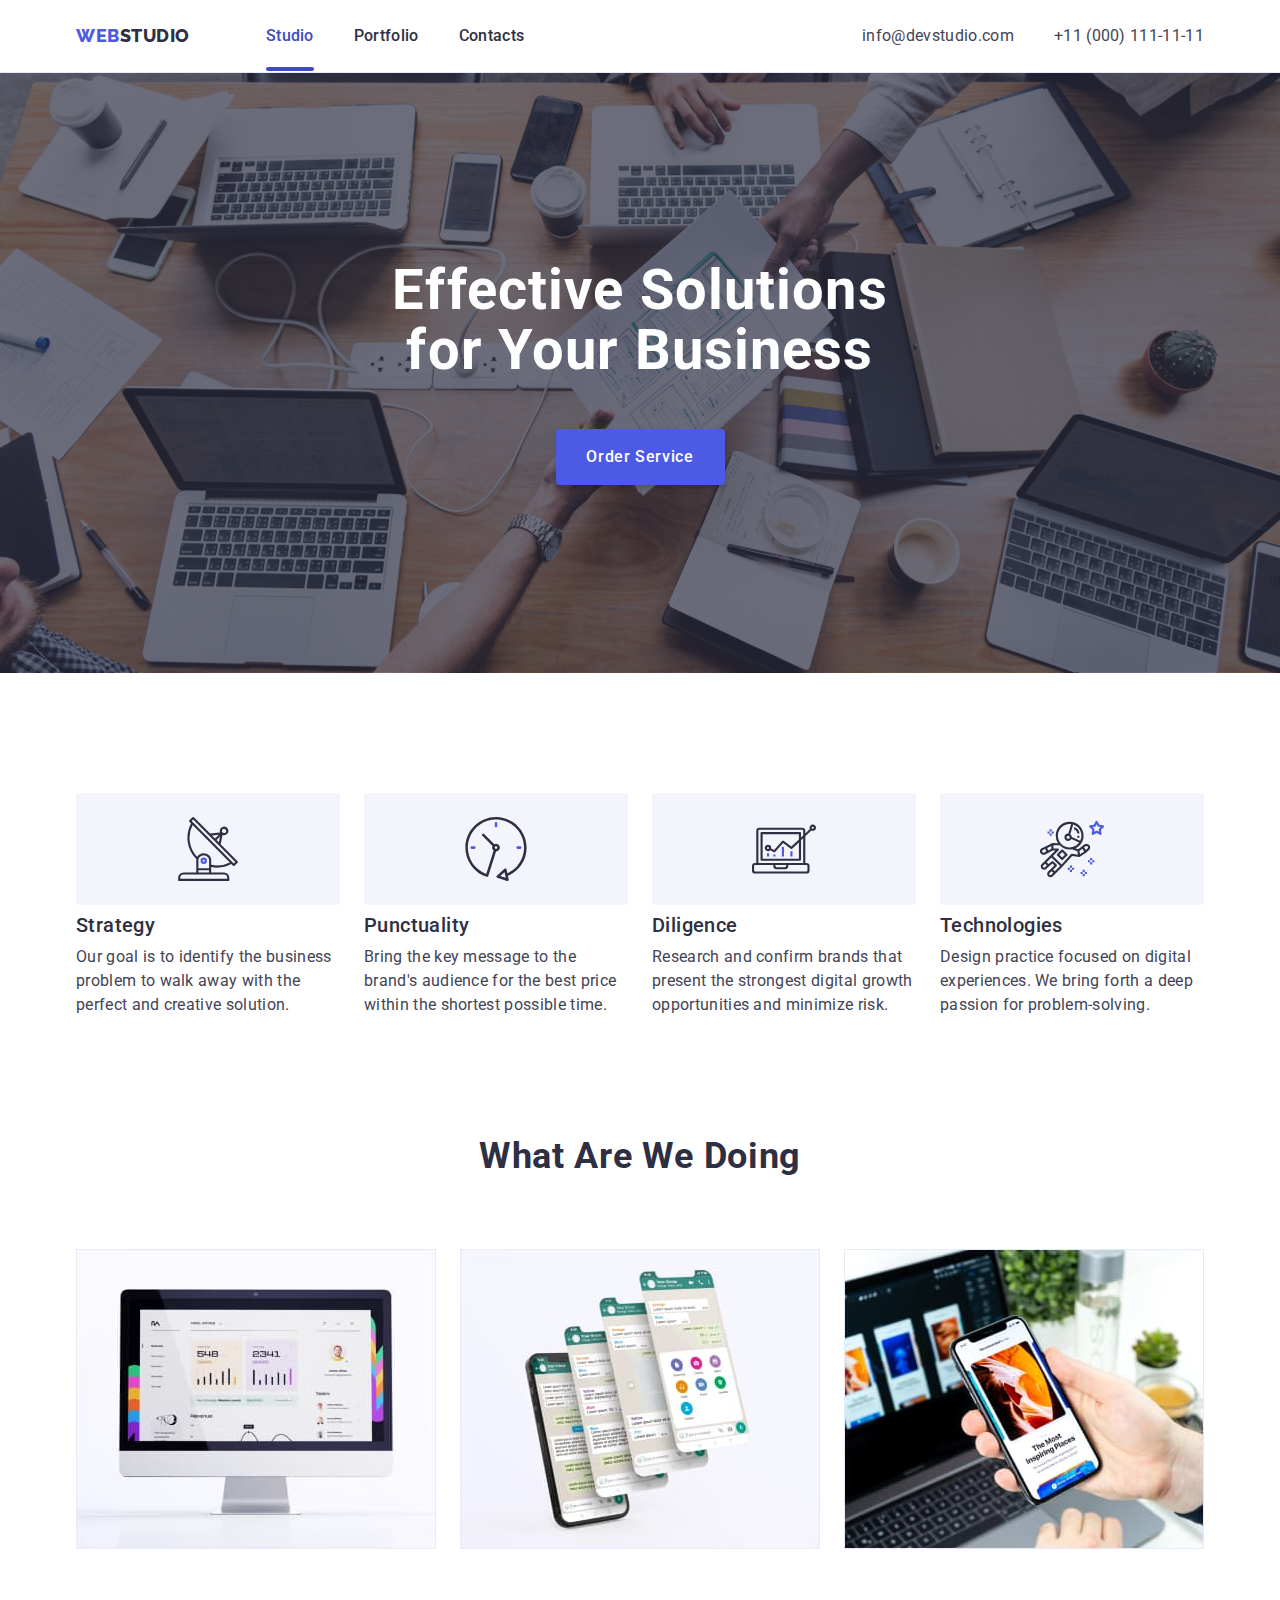
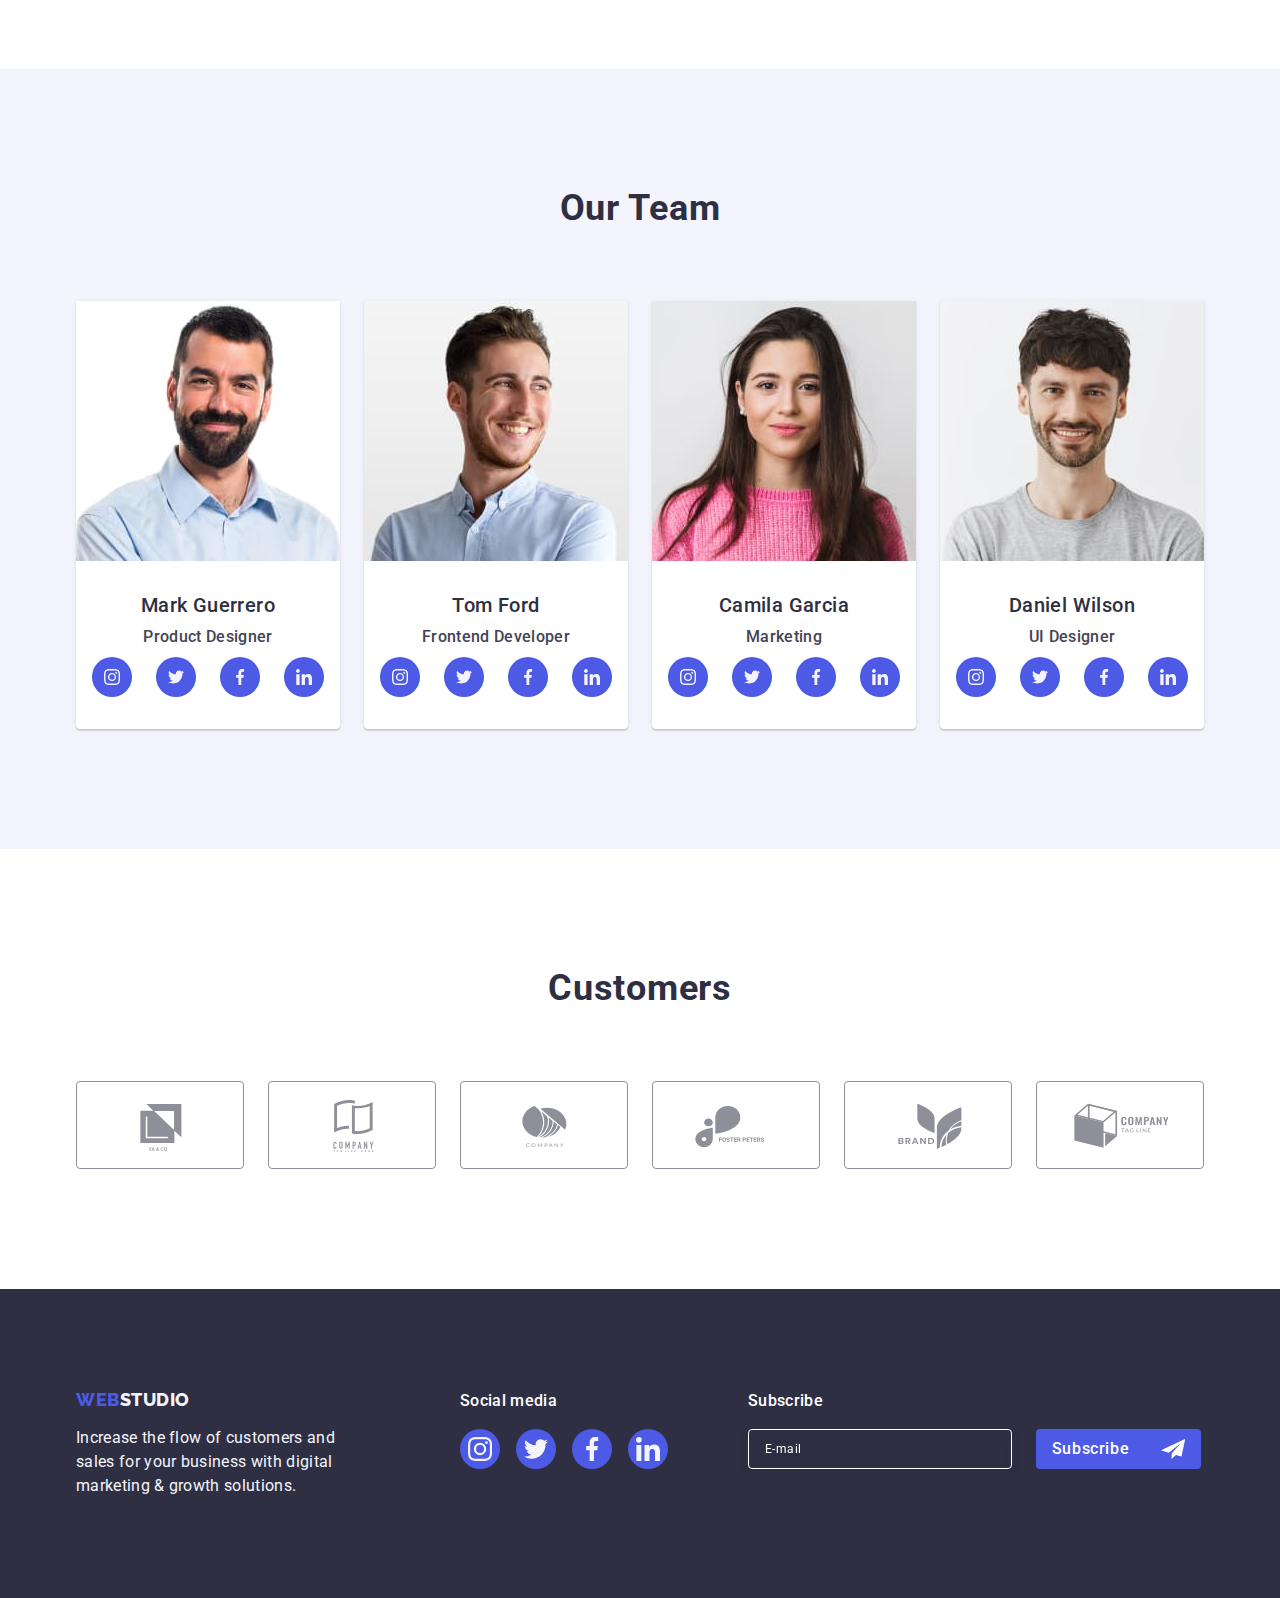
<file: index.html>
<!DOCTYPE html>
<html lang="en">
    <head>
        <meta charset="UTF-8" />
        <meta http-equiv="X-UA-Compatible" content="IE=edge" />
        <meta name="viewport" content="width=device-width, initial-scale=1.0" />
        <link
            rel="stylesheet"
            href="https://cdnjs.cloudflare.com/ajax/libs/modern-normalize/1.0.0/modern-normalize.min.css"
        />
        <link rel="preconnect" href="https://fonts.googleapis.com" />
        <link rel="preconnect" href="https://fonts.gstatic.com" crossorigin />
        <link
            href="https://fonts.googleapis.com/css2?family=Raleway:wght@800&family=Roboto:wght@400;500;700;900&display=swap"
            rel="stylesheet"
        />
        <link rel="stylesheet" href="./css/styles.css" />
        <title>WebStudio</title>
    </head>

    <body>
        <header class="header">
            <div class="flex-row container">
                <!-- Logo and Menu Conteiner -->
                <nav class="flex-row navigation">
                    <!-- Logo -->
                    <a class="link logo" href="./index.html"
                        >Web<span class="logo-black">Studio</span></a
                    >
                    <!-- Menu Bar-->
                    <ul class="list flex-row menu">
                        <li class="menu-item">
                            <a
                                class="link menu-link current-page"
                                href="./index.html"
                                >Studio</a
                            >
                        </li>
                        <li class="menu-item">
                            <a class="link menu-link" href="./portfolio.html"
                                >Portfolio</a
                            >
                        </li>
                        <li class="menu-item">
                            <a class="link menu-link" href="./contacts.html"
                                >Contacts</a
                            >
                        </li>
                    </ul>
                </nav>
                <!-- Contacts -->
                <address class="list-contacts">
                    <ul class="list flex-row menu">
                        <li class="menu-item">
                            <a
                                class="link contacts"
                                href="mailto:info@devstudio.com"
                                >info@devstudio.com</a
                            >
                        </li>
                        <li class="menu-item">
                            <a class="link contacts" href="tel:+110001111111"
                                >+11 (000) 111-11-11</a
                            >
                        </li>
                    </ul>
                </address>
            </div>
        </header>
        <!-- Main Content -->
        <main>
            <section class="header-section">
                <div class="container">
                    <h1 class="main-header">
                        Effective Solutions for Your Business
                    </h1>
                    <!-- <div class="button-conteiner"> -->
                    <button class="button-header" type="button" data-modal-open>
                        Order Service
                    </button>
                    <!-- </div> -->
                </div>
            </section>
            <section class="quality-section">
                <div class="container">
                    <h2 hidden class="quality-header">Our qualities</h2>
                    <ul class="list flex-row quality-list">
                        <li class="quality-item">
                            <div class="quality_logo flex-row">
                                <svg
                                    class="quality-logo-t_icon"
                                    aria-label="іконка логотипу"
                                    width="64"
                                    height="64"
                                >
                                    <use
                                        href="./images/icons.svg#icon-antenna"
                                    ></use>
                                </svg>
                            </div>
                            <h3 class="quality-name">Strategy</h3>
                            <p class="quality-text">
                                Our goal is to identify the business problem to
                                walk away with the perfect and creative
                                solution.
                            </p>
                        </li>
                        <li class="quality-item">
                            <div class="quality_logo flex-row">
                                <svg
                                    class="quality-logo-t_icon"
                                    aria-label="іконка логотипу"
                                    width="64"
                                    height="64"
                                >
                                    <use
                                        href="./images/icons.svg#icon-clock"
                                    ></use>
                                </svg>
                            </div>
                            <h3 class="quality-name">Punctuality</h3>
                            <p class="quality-text">
                                Bring the key message to the brand's audience
                                for the best price within the shortest possible
                                time.
                            </p>
                        </li>
                        <li class="quality-item">
                            <div class="quality_logo flex-row">
                                <svg
                                    class="quality-logo-t_icon"
                                    aria-label="іконка логотипу"
                                    width="64"
                                    height="64"
                                >
                                    <use
                                        href="./images/icons.svg#icon-diagram"
                                    ></use>
                                </svg>
                            </div>
                            <h3 class="quality-name">Diligence</h3>
                            <p class="quality-text">
                                Research and confirm brands that present the
                                strongest digital growth opportunities and
                                minimize risk.
                            </p>
                        </li>
                        <li class="quality-item">
                            <div class="quality_logo flex-row">
                                <svg
                                    class="quality-logo-t_icon"
                                    aria-label="іконка логотипу"
                                    width="64"
                                    height="64"
                                >
                                    <use
                                        href="./images/icons.svg#icon-astronaut"
                                    ></use>
                                </svg>
                            </div>
                            <h3 class="quality-name">Technologies</h3>
                            <p class="quality-text">
                                Design practice focused on digital experiences.
                                We bring forth a deep passion for
                                problem-solving.
                            </p>
                        </li>
                    </ul>
                </div>
            </section>
            <section class="works-section">
                <div class="container">
                    <h2 class="works-header">What are we doing</h2>
                    <ul class="list flex-row works-list">
                        <li class="works-item">
                            <img
                                width="360"
                                src="./images/work1.jpg"
                                alt="Our work1"
                            />
                        </li>
                        <li class="works-item">
                            <img
                                width="360"
                                src="./images/work2.jpg"
                                alt="Our work2"
                            />
                        </li>
                        <li class="works-item">
                            <img
                                width="360"
                                src="./images/work3.jpg"
                                alt="Our work3"
                            />
                        </li>
                    </ul>
                </div>
            </section>
            <section class="our-team">
                <div class="container">
                    <h2 class="our-team-header">Our Team</h2>
                    <ul class="list flex-row our-team-list">
                        <li class="our-team-item">
                            <img
                                width="264"
                                src="./images/photo1.jpg"
                                alt="photo1"
                            />
                            <div class="item-info">
                                <h3 class="our-team-item-header">
                                    Mark Guerrero
                                </h3>
                                <p class="our-team-item-text">
                                    Product Designer
                                </p>

                                <ul
                                    class="list flex-row list-media-team team-media"
                                >
                                    <li class="media-item flex-row">
                                        <a href="" class="link link-media-item">
                                            <svg
                                                class="team-list_icon"
                                                aria-label="іконка мережі"
                                                width="16"
                                                height="16"
                                            >
                                                <use
                                                    href="./images/icons.svg#icon-instagram"
                                                ></use>
                                            </svg>
                                        </a>
                                    </li>
                                    <li class="media-item flex-row">
                                        <a href="" class="link link-media-item">
                                            <svg
                                                class="team-list_icon"
                                                aria-label="іконка мережі"
                                                width="16"
                                                height="16"
                                            >
                                                <use
                                                    href="./images/icons.svg#icon-twitter"
                                                ></use>
                                            </svg>
                                        </a>
                                    </li>
                                    <li class="media-item flex-row">
                                        <a href="" class="link link-media-item">
                                            <svg
                                                class="team-list_icon"
                                                aria-label="іконка мережі"
                                                width="16"
                                                height="16"
                                            >
                                                <use
                                                    href="./images/icons.svg#icon-facebook"
                                                ></use>
                                            </svg>
                                        </a>
                                    </li>
                                    <li class="media-item flex-row">
                                        <a href="" class="link link-media-item">
                                            <svg
                                                class="team-list_icon"
                                                aria-label="іконка мережі"
                                                width="16"
                                                height="16"
                                            >
                                                <use
                                                    href="./images/icons.svg#icon-linkedin"
                                                ></use>
                                            </svg>
                                        </a>
                                    </li>
                                </ul>
                            </div>
                        </li>
                        <li class="our-team-item">
                            <img
                                width="264"
                                src="./images/photo2.jpg"
                                alt="photo2"
                            />
                            <div class="item-info">
                                <h3 class="our-team-item-header">Tom Ford</h3>
                                <p class="our-team-item-text">
                                    Frontend Developer
                                </p>

                                <ul
                                    class="list flex-row list-media-team team-media"
                                >
                                    <li class="media-item flex-row">
                                        <a href="" class="link link-media-item">
                                            <svg
                                                class="team-list_icon"
                                                aria-label="іконка мережі"
                                                width="16"
                                                height="16"
                                            >
                                                <use
                                                    href="./images/icons.svg#icon-instagram"
                                                ></use>
                                            </svg>
                                        </a>
                                    </li>
                                    <li class="media-item flex-row">
                                        <a href="" class="link link-media-item">
                                            <svg
                                                class="team-list_icon"
                                                aria-label="іконка мережі"
                                                width="16"
                                                height="16"
                                            >
                                                <use
                                                    href="./images/icons.svg#icon-twitter"
                                                ></use>
                                            </svg>
                                        </a>
                                    </li>
                                    <li class="media-item flex-row">
                                        <a href="" class="link link-media-item">
                                            <svg
                                                class="team-list_icon"
                                                aria-label="іконка мережі"
                                                width="16"
                                                height="16"
                                            >
                                                <use
                                                    href="./images/icons.svg#icon-facebook"
                                                ></use>
                                            </svg>
                                        </a>
                                    </li>
                                    <li class="media-item flex-row">
                                        <a href="" class="link link-media-item">
                                            <svg
                                                class="team-list_icon"
                                                aria-label="іконка мережі"
                                                width="16"
                                                height="16"
                                            >
                                                <use
                                                    href="./images/icons.svg#icon-linkedin"
                                                ></use>
                                            </svg>
                                        </a>
                                    </li>
                                </ul>
                            </div>
                        </li>
                        <li class="our-team-item">
                            <img
                                width="264"
                                src="./images/photo3.jpg"
                                alt="photo3"
                            />
                            <div class="item-info">
                                <h3 class="our-team-item-header">
                                    Camila Garcia
                                </h3>
                                <p class="our-team-item-text">Marketing</p>

                                <ul
                                    class="list flex-row list-media-team team-media"
                                >
                                    <li class="media-item flex-row">
                                        <a href="" class="link link-media-item">
                                            <svg
                                                class="team-list_icon"
                                                aria-label="іконка мережі"
                                                width="16"
                                                height="16"
                                            >
                                                <use
                                                    href="./images/icons.svg#icon-instagram"
                                                ></use>
                                            </svg>
                                        </a>
                                    </li>
                                    <li class="media-item flex-row">
                                        <a href="" class="link link-media-item">
                                            <svg
                                                class="team-list_icon"
                                                aria-label="іконка мережі"
                                                width="16"
                                                height="16"
                                            >
                                                <use
                                                    href="./images/icons.svg#icon-twitter"
                                                ></use>
                                            </svg>
                                        </a>
                                    </li>
                                    <li class="media-item flex-row">
                                        <a href="" class="link link-media-item">
                                            <svg
                                                class="team-list_icon"
                                                aria-label="іконка мережі"
                                                width="16"
                                                height="16"
                                            >
                                                <use
                                                    href="./images/icons.svg#icon-facebook"
                                                ></use>
                                            </svg>
                                        </a>
                                    </li>
                                    <li class="media-item flex-row">
                                        <a href="" class="link link-media-item">
                                            <svg
                                                class="team-list_icon"
                                                aria-label="іконка мережі"
                                                width="16"
                                                height="16"
                                            >
                                                <use
                                                    href="./images/icons.svg#icon-linkedin"
                                                ></use>
                                            </svg>
                                        </a>
                                    </li>
                                </ul>
                            </div>
                        </li>
                        <li class="our-team-item">
                            <img
                                width="264"
                                src="./images/photo4.jpg"
                                alt="photo4"
                            />
                            <div class="item-info">
                                <h3 class="our-team-item-header">
                                    Daniel Wilson
                                </h3>
                                <p class="our-team-item-text">UI Designer</p>

                                <ul
                                    class="list flex-row list-media-team team-media"
                                >
                                    <li class="media-item flex-row">
                                        <a href="" class="link link-media-item">
                                            <svg
                                                class="team-list_icon"
                                                aria-label="іконка мережі"
                                                width="16"
                                                height="16"
                                            >
                                                <use
                                                    href="./images/icons.svg#icon-instagram"
                                                ></use>
                                            </svg>
                                        </a>
                                    </li>
                                    <li class="media-item flex-row">
                                        <a href="" class="link link-media-item">
                                            <svg
                                                class="team-list_icon"
                                                aria-label="іконка мережі"
                                                width="16"
                                                height="16"
                                            >
                                                <use
                                                    href="./images/icons.svg#icon-twitter"
                                                ></use>
                                            </svg>
                                        </a>
                                    </li>
                                    <li class="media-item flex-row">
                                        <a href="" class="link link-media-item">
                                            <svg
                                                class="team-list_icon"
                                                aria-label="іконка мережі"
                                                width="16"
                                                height="16"
                                            >
                                                <use
                                                    href="./images/icons.svg#icon-facebook"
                                                ></use>
                                            </svg>
                                        </a>
                                    </li>
                                    <li class="media-item flex-row">
                                        <a href="" class="link link-media-item">
                                            <svg
                                                class="team-list_icon"
                                                aria-label="іконка мережі"
                                                width="16"
                                                height="16"
                                            >
                                                <use
                                                    href="./images/icons.svg#icon-linkedin"
                                                ></use>
                                            </svg>
                                        </a>
                                    </li>
                                </ul>
                            </div>
                        </li>
                    </ul>
                </div>
            </section>
            <section class="customer_section">
                <div class="container">
                    <h2 class="customer-header">Customers</h2>
                    <ul class="list flex-row customer-list">
                        <li class="customer-item">
                            <a href="" class="link-customer">
                                <svg
                                    class="customer-list_icon"
                                    aria-label="іконка компанії"
                                    width="104"
                                    height="56"
                                >
                                    <use
                                        href="./images/icons.svg#icon-Logo1"
                                    ></use>
                                </svg>
                            </a>
                        </li>
                        <li class="customer-item">
                            <a href="" class="link-customer">
                                <svg
                                    class="customer-list_icon"
                                    aria-label="іконка компанії"
                                    width="104"
                                    height="56"
                                >
                                    <use
                                        href="./images/icons.svg#icon-Logo2"
                                    ></use>
                                </svg>
                            </a>
                        </li>
                        <li class="customer-item">
                            <a href="" class="link-customer">
                                <svg
                                    class="customer-list_icon"
                                    aria-label="іконка компанії"
                                    width="104"
                                    height="56"
                                >
                                    <use
                                        href="./images/icons.svg#icon-Logo3"
                                    ></use>
                                </svg>
                            </a>
                        </li>
                        <li class="customer-item">
                            <a href="" class="link-customer">
                                <svg
                                    class="customer-list_icon"
                                    aria-label="іконка компанії"
                                    width="104"
                                    height="56"
                                >
                                    <use
                                        href="./images/icons.svg#icon-Logo4"
                                    ></use>
                                </svg>
                            </a>
                        </li>
                        <li class="customer-item">
                            <a href="" class="link-customer">
                                <svg
                                    class="customer-list_icon"
                                    aria-label="іконка компанії"
                                    width="104"
                                    height="56"
                                >
                                    <use
                                        href="./images/icons.svg#icon-Logo5"
                                    ></use>
                                </svg>
                            </a>
                        </li>
                        <li class="customer-item">
                            <a href="" class="link-customer">
                                <svg
                                    class="customer-list_icon"
                                    aria-label="іконка компанії"
                                    width="104"
                                    height="56"
                                >
                                    <use
                                        href="./images/icons.svg#icon-Logo6"
                                    ></use>
                                </svg>
                            </a>
                        </li>
                    </ul>
                </div>
            </section>
        </main>
        <footer class="footer">
            <div class="container footer-content">
                <div class="logo-block">
                    <a class="link logo logo-footer" href="./index.html"
                        >Web<span class="logo-ligth">Studio</span></a
                    >
                    <p class="footer-text">
                        Increase the flow of customers and sales for your
                        business with digital marketing & growth solutions.
                    </p>
                </div>
                <div class="media-block">
                    <p class="media-header">Social media</p>
                    <ul class="list flex-row list-media">
                        <li class="media-item flex-row">
                            <a href="" class="link link-propety">
                                <svg
                                    class="footer-list_icon"
                                    aria-label="іконка мережі"
                                    width="24"
                                    height="24"
                                >
                                    <use
                                        href="./images/icons.svg#icon-instagram"
                                    ></use>
                                </svg>
                            </a>
                        </li>
                        <li class="media-item flex-row">
                            <a href="" class="link link-propety">
                                <svg
                                    class="footer-list_icon"
                                    aria-label="іконка мережі"
                                    width="24"
                                    height="24"
                                >
                                    <use
                                        href="./images/icons.svg#icon-twitter"
                                    ></use>
                                </svg>
                            </a>
                        </li>
                        <li class="media-item flex-row">
                            <a href="" class="link link-propety">
                                <svg
                                    class="footer-list_icon"
                                    aria-label="іконка мережі"
                                    width="24"
                                    height="24"
                                >
                                    <use
                                        href="./images/icons.svg#icon-facebook"
                                    ></use>
                                </svg>
                            </a>
                        </li>
                        <li class="media-item flex-row">
                            <a href="" class="link link-propety">
                                <svg
                                    class="footer-list_icon"
                                    aria-label="іконка мережі"
                                    width="24"
                                    height="24"
                                >
                                    <use
                                        href="./images/icons.svg#icon-linkedin"
                                    ></use>
                                </svg>
                            </a>
                        </li>
                    </ul>
                </div>
                <div class="footer-form">
                    <p class="subscribe-text">Subscribe</p>
                    <form class="subscribe-form">
                        <label class="subscribe-label" for="user_email">
                            <input
                                class="subscribe-field"
                                type="email"
                                name="email"
                                id="user_email"
                                placeholder="E-mail"
                            />
                        </label>
                        <button class="subscribe-button" type="submit">
                            Subscribe
                            <svg
                                class="icon-input-subscribe"
                                aria-label="іконка підписки"
                                width="24"
                                height="24"
                            >
                                <use href="./images/icons.svg#icon-send"></use>
                            </svg>
                        </button>
                    </form>
                </div>
            </div>
        </footer>
        <div class="backdrop is-hidden" data-modal>
            <div class="modal">
                <button type="button" class="modal-close" data-modal-close>
                    <svg
                        class="modal-close-button"
                        aria-label="іконка закриття"
                        width="8"
                        height="8"
                    >
                        <use href="./images/icons.svg#icon-close"></use>
                    </svg>
                </button>
                <p class="header-modal">
                    Leave your contacts and we will call you back
                </p>
                <form>
                    <div class="label-block">
                        <label for="user-name" class="form-label"> Name </label>
                        <div class="form-label-wrapper">
                            <input
                                class="input-field"
                                type="text"
                                name="user-name"
                                id="user-name"
                            />
                            <svg
                                class="icon-input-field"
                                aria-label="іконка закриття"
                                width="18"
                                height="24"
                            >
                                <use
                                    href="./images/icons.svg#icon-user_name"
                                ></use>
                            </svg>
                        </div>
                    </div>
                    <div class="label-block">
                        <label for="phone" class="form-label"> Phone </label>
                        <div class="form-label-wrapper">
                            <input
                                class="input-field"
                                type="tel"
                                name="phone"
                                id="phone"
                            />
                            <svg
                                class="icon-input-field"
                                aria-label="іконка закриття"
                                width="18"
                                height="24"
                            >
                                <use href="./images/icons.svg#icon-phone"></use>
                            </svg>
                        </div>
                    </div>
                    <div class="label-block">
                        <label for="email" class="form-label"> Email </label>
                        <div class="form-label-wrapper">
                            <input
                                class="input-field"
                                type="email"
                                name="email"
                                id="email"
                            />
                            <svg
                                class="icon-input-field"
                                aria-label="іконка закриття"
                                width="18"
                                height="24"
                            >
                                <use href="./images/icons.svg#icon-email"></use>
                            </svg>
                        </div>
                    </div>
                    <div class="area-block">
                        <label for="user-comment" class="form-label">
                            Comment
                        </label>
                        <textarea
                            class="area-field"
                            name="user-comment"
                            id="user-comment"
                            rows="6"
                            placeholder="Text input"
                        ></textarea>
                    </div>
                    <div class="check-block">
                        <input
                            class="visually-hidden"
                            type="checkbox"
                            name="user-privacy"
                            id="user-privacy"
                            value="true"
                        />
                        <label for="user-privacy" class="text-policy">
                            <span class="virtual-checkbox">
                                <svg
                                    class="icon-virtual-checkbox"
                                    aria-label="іконка checkbox"
                                    width="10"
                                    height="8"
                                >
                                    <use
                                        href="./images/icons.svg#icon-checkmark"
                                    ></use>
                                </svg>
                            </span>
                            I accept the terms and conditions of the
                            <a href="" class="span-policy">Privacy Policy</a> 
                        </label>
                    </div>
                    <button class="send-button" type="submit">Send</button>
                </form>
            </div>
        </div>
        <script src="./js/modal.js"></script>
    </body>
</html>
</file>
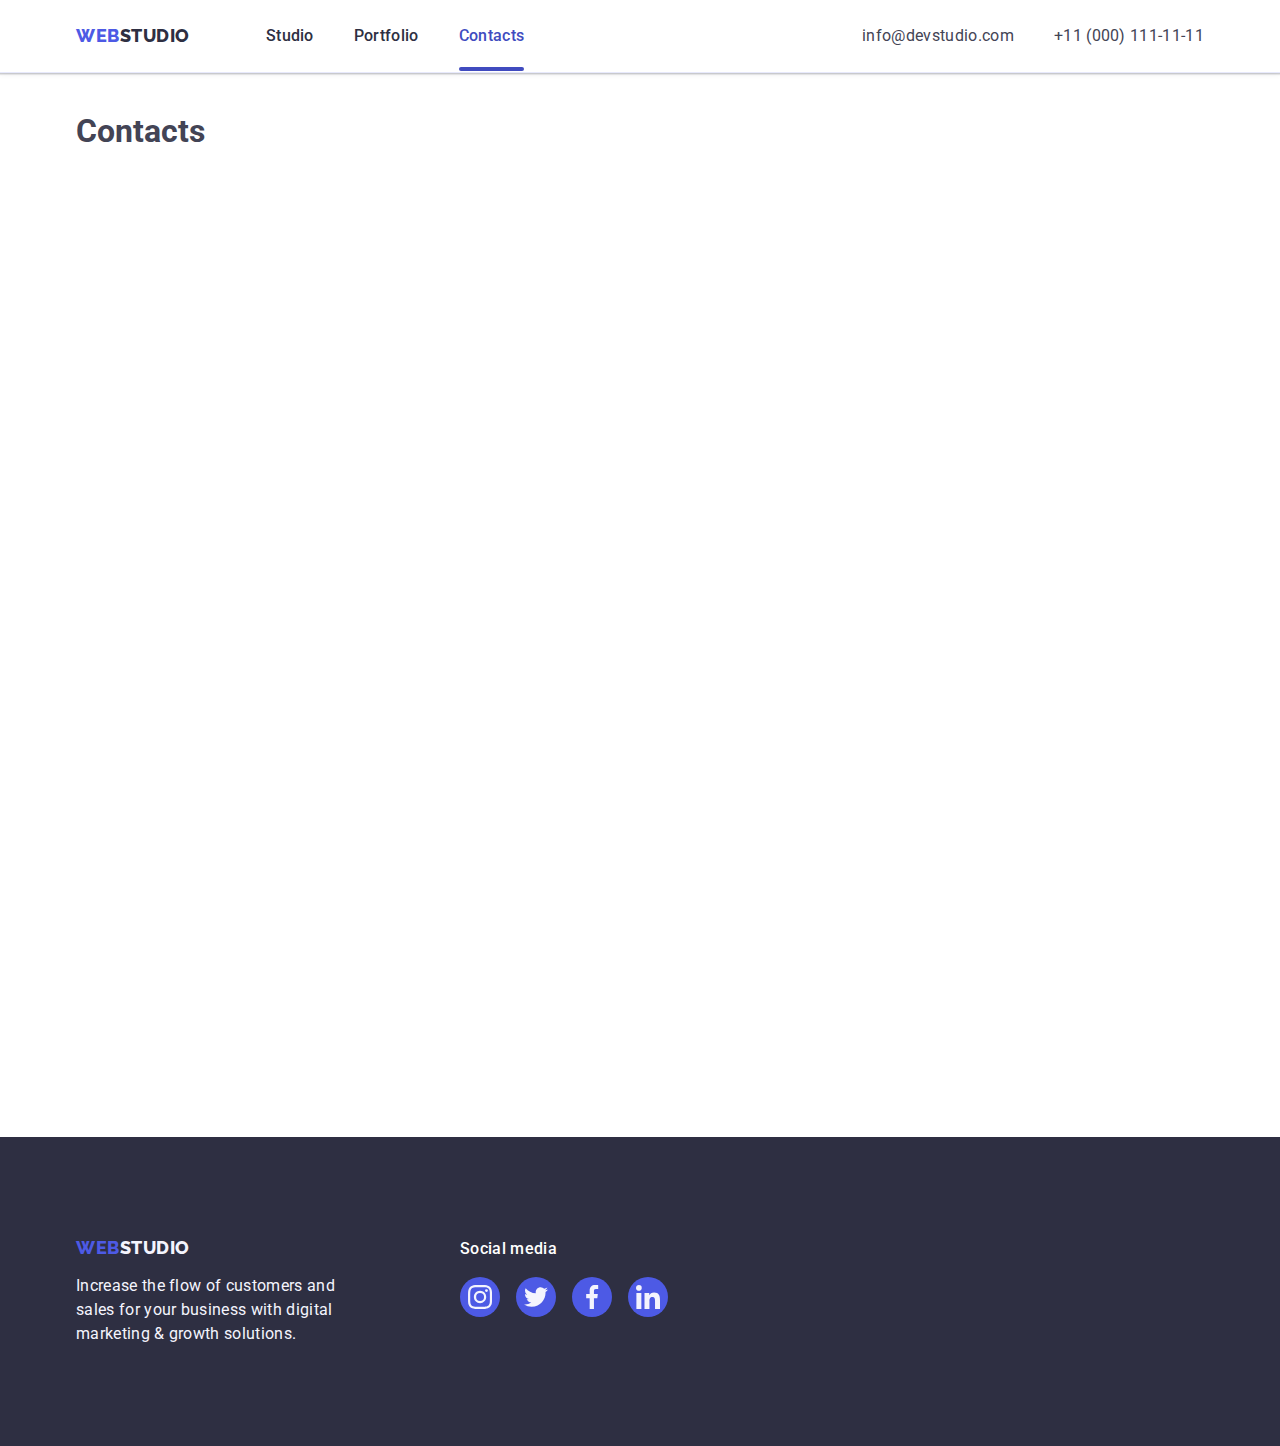
<file: contacts.html>
<!DOCTYPE html>
<html lang="en">
    <head>
        <meta charset="UTF-8" />
        <meta http-equiv="X-UA-Compatible" content="IE=edge" />
        <meta name="viewport" content="width=device-width, initial-scale=1.0" />
        <link
            rel="stylesheet"
            href="https://cdnjs.cloudflare.com/ajax/libs/modern-normalize/1.0.0/modern-normalize.min.css"
        />
        <link rel="preconnect" href="https://fonts.googleapis.com" />
        <link rel="preconnect" href="https://fonts.gstatic.com" crossorigin />
        <link
            href="https://fonts.googleapis.com/css2?family=Raleway:wght@800&family=Roboto:wght@400;500;700;900&display=swap"
            rel="stylesheet"
        />
        <link rel="stylesheet" href="./css/styles.css" />
        <title>Contacts</title>
    </head>

    <body>
        <header class="header">
            <div class="flex-row container">
                <!-- Logo and Menu Conteiner -->
                <nav class="flex-row navigation">
                    <!-- Logo -->
                    <a class="link logo" href="./index.html"
                        >Web<span class="logo-black">Studio</span></a
                    >
                    <!-- Menu Bar-->
                    <ul class="list flex-row menu">
                        <li class="menu-item">
                            <a
                                class="link menu-link menu-item"
                                href="./index.html"
                                >Studio</a
                            >
                        </li>
                        <li class="menu-item">
                            <a
                                class="link menu-link menu-item"
                                href="./portfolio.html"
                                >Portfolio</a
                            >
                        </li>
                        <li class="menu-item">
                            <a
                                class="link menu-link menu-item current-page"
                                href=""
                                >Contacts</a
                            >
                        </li>
                    </ul>
                </nav>
                <!-- Contacts -->
                <address class="list-contacts">
                    <ul class="list flex-row menu">
                        <li class="menu-item">
                            <a
                                class="link contacts menu-item"
                                href="mailto:info@devstudio.com"
                                >info@devstudio.com</a
                            >
                        </li>
                        <li class="menu-item">
                            <a
                                class="link contacts menu-item"
                                href="tel:+110001111111"
                                >+11 (000) 111-11-11</a
                            >
                        </li>
                    </ul>
                </address>
            </div>
        </header>
        <main>
            <section class="contacts-block">
                <div class="container">
                    <h1 class="contacts-header">Contacts</h1>
                </div>
            </section>
        </main>
        <footer class="footer">
            <div class="container footer-content">
                <div class="logo-block">
                    <a class="link logo logo-footer" href="./index.html"
                        >Web<span class="logo-ligth">Studio</span></a
                    >
                    <p class="footer-text">
                        Increase the flow of customers and sales for your
                        business with digital marketing & growth solutions.
                    </p>
                </div>
                <div class="media-block">
                    <p class="media-header">Social media</p>
                    <ul class="list flex-row list-media">
                        <li class="media-item flex-row">
                            <a href="" class="link link-propety">
                                <svg
                                    class="footer-list_icon"
                                    aria-label="іконка мережі"
                                    width="24"
                                    height="24"
                                >
                                    <use
                                        href="./images/icons.svg#icon-instagram"
                                    ></use>
                                </svg>
                            </a>
                        </li>
                        <li class="media-item flex-row">
                            <a href="" class="link link-propety">
                                <svg
                                    class="footer-list_icon"
                                    aria-label="іконка мережі"
                                    width="24"
                                    height="24"
                                >
                                    <use
                                        href="./images/icons.svg#icon-twitter"
                                    ></use>
                                </svg>
                            </a>
                        </li>
                        <li class="media-item flex-row">
                            <a href="" class="link link-propety">
                                <svg
                                    class="footer-list_icon"
                                    aria-label="іконка мережі"
                                    width="24"
                                    height="24"
                                >
                                    <use
                                        href="./images/icons.svg#icon-facebook"
                                    ></use>
                                </svg>
                            </a>
                        </li>
                        <li class="media-item flex-row">
                            <a href="" class="link link-propety">
                                <svg
                                    class="footer-list_icon"
                                    aria-label="іконка мережі"
                                    width="24"
                                    height="24"
                                >
                                    <use
                                        href="./images/icons.svg#icon-linkedin"
                                    ></use>
                                </svg>
                            </a>
                        </li>
                    </ul>
                </div>
            </div>
        </footer>
    </body>
</html>
</file>
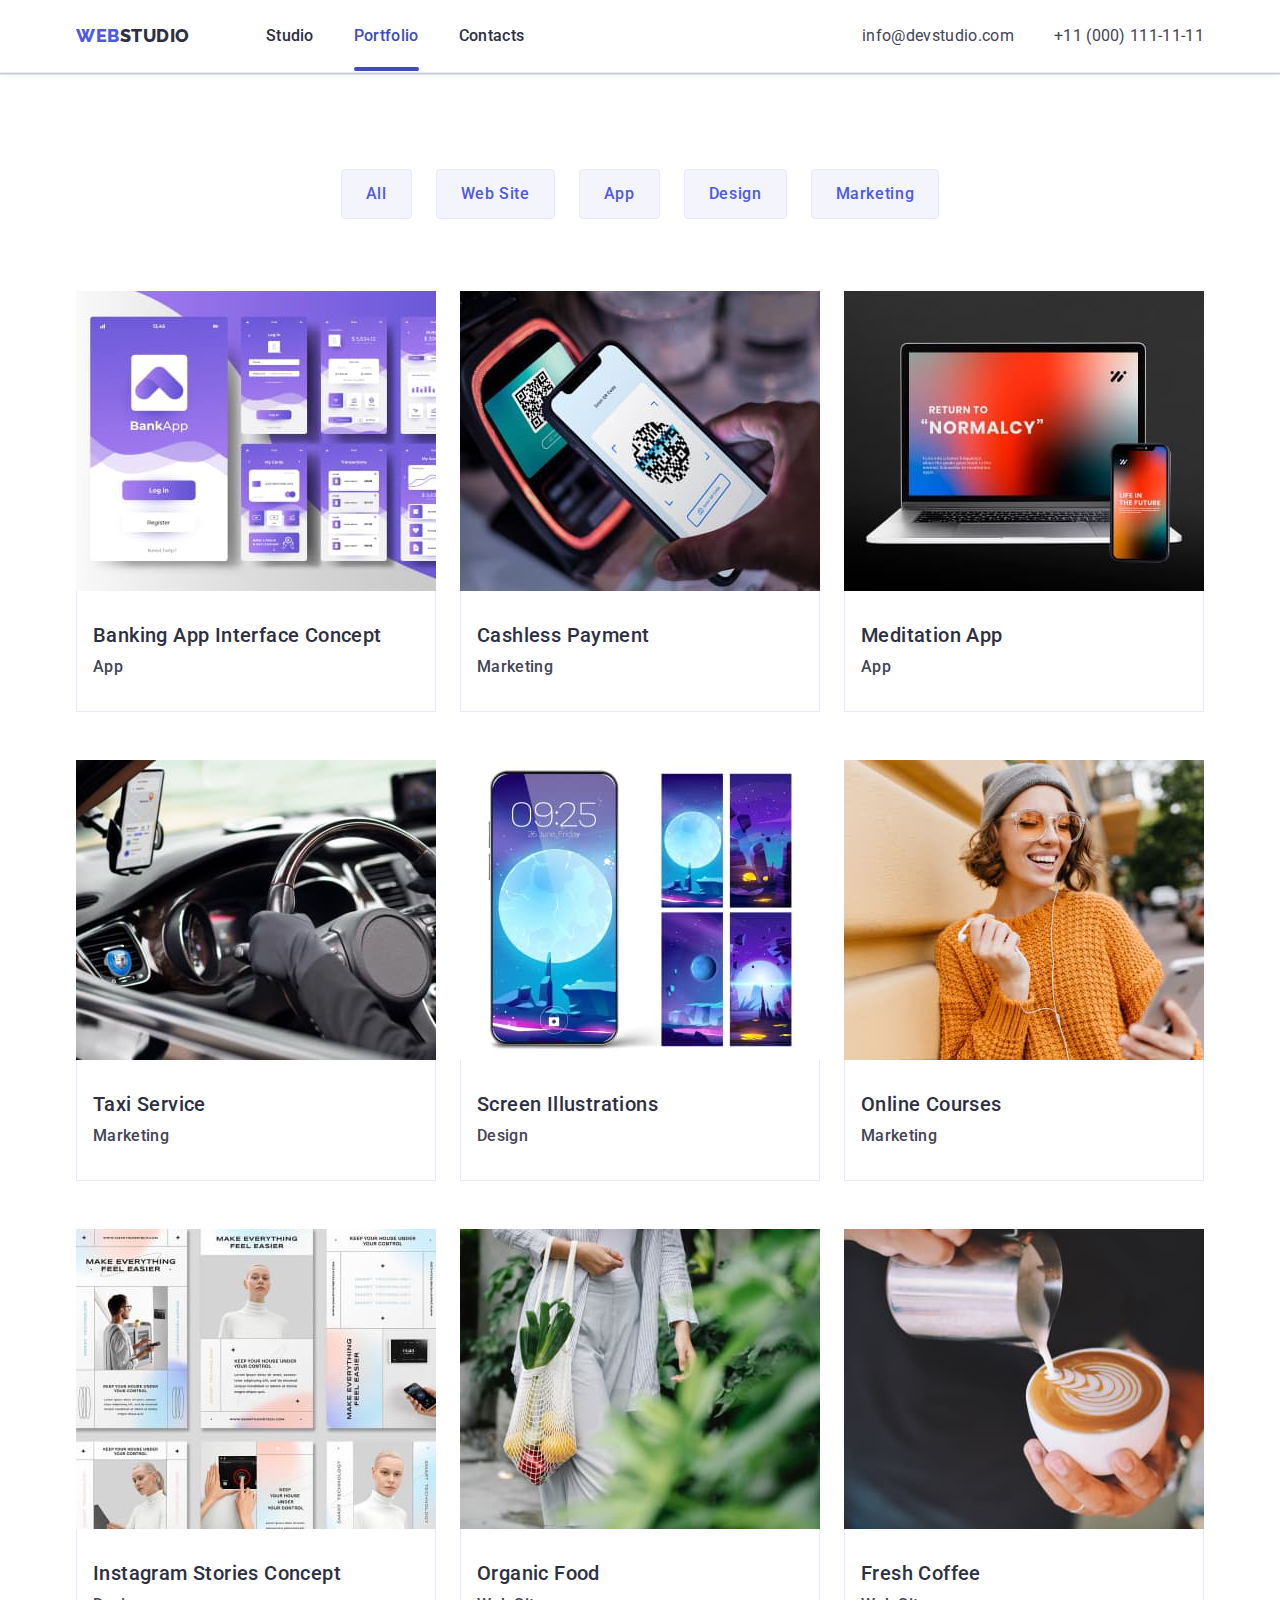
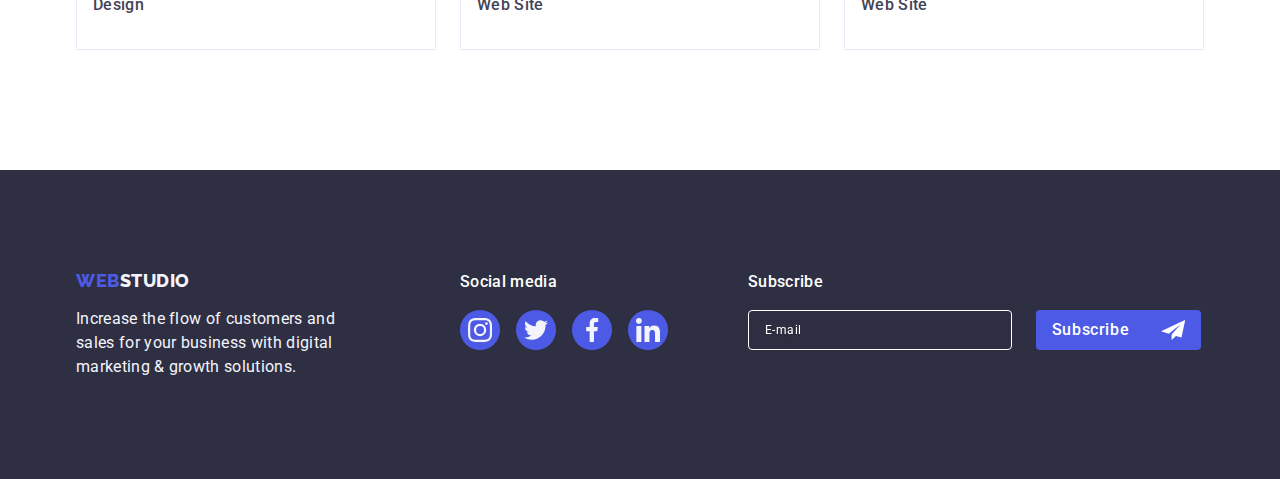
<file: portfolio.html>
<!DOCTYPE html>
<html lang="en">
    <head>
        <meta charset="UTF-8" />
        <meta http-equiv="X-UA-Compatible" content="IE=edge" />
        <meta name="viewport" content="width=device-width, initial-scale=1.0" />
        <link
            rel="stylesheet"
            href="https://cdnjs.cloudflare.com/ajax/libs/modern-normalize/1.0.0/modern-normalize.min.css"
        />
        <link rel="preconnect" href="https://fonts.googleapis.com" />
        <link rel="preconnect" href="https://fonts.gstatic.com" crossorigin />
        <link
            href="https://fonts.googleapis.com/css2?family=Raleway:wght@800&family=Roboto:wght@400;500;700;900&display=swap"
            rel="stylesheet"
        />
        <link rel="stylesheet" href="./css/styles.css" />
        <title>Portfolio</title>
    </head>

    <body>
        <header class="header">
            <div class="flex-row container">
                <!-- Logo and Menu Conteiner -->
                <nav class="flex-row navigation">
                    <!-- Logo -->
                    <a class="link logo" href="./index.html"
                        >Web<span class="logo-black">Studio</span></a
                    >
                    <!-- Menu Bar-->
                    <ul class="list flex-row menu">
                        <li class="menu-item">
                            <a
                                class="link menu-link menu-item"
                                href="./index.html"
                                >Studio</a
                            >
                        </li>
                        <li class="menu-item">
                            <a
                                class="link menu-link menu-item current-page"
                                href="./portfolio.html"
                                >Portfolio</a
                            >
                        </li>
                        <li class="menu-item">
                            <a
                                class="link menu-link menu-item"
                                href="./contacts.html"
                                >Contacts</a
                            >
                        </li>
                    </ul>
                </nav>
                <!-- Contacts -->
                <address class="list-contacts">
                    <ul class="list flex-row menu">
                        <li class="menu-item">
                            <a
                                class="link contacts menu-item"
                                href="mailto:info@devstudio.com"
                                >info@devstudio.com</a
                            >
                        </li>
                        <li class="menu-item">
                            <a
                                class="link contacts menu-item"
                                href="tel:+110001111111"
                                >+11 (000) 111-11-11</a
                            >
                        </li>
                    </ul>
                </address>
            </div>
        </header>
        <main>
            <section class="portfolio-section">
                <div class="container">
                    <h1 hidden>Portfolio</h1>
                    <ul class="list flex-row justify-center list-button">
                        <li>
                            <button class="filter_button" type="button">
                                All
                            </button>
                        </li>
                        <li>
                            <button class="filter_button" type="button">
                                Web Site
                            </button>
                        </li>
                        <li>
                            <button class="filter_button" type="button">
                                App
                            </button>
                        </li>
                        <li>
                            <button class="filter_button" type="button">
                                Design
                            </button>
                        </li>
                        <li>
                            <button class="filter_button" type="button">
                                Marketing
                            </button>
                        </li>
                    </ul>
                    <ul class="list portfolio-list">
                        <li class="portfolio-item">
                            <a class="link portfolio-link" href="">
                                <div class="portfolio-item-img-wrapper">
                                    <img
                                        class="block-item"
                                        width="360"
                                        src="./images/img1.jpg"
                                        alt="photo1"
                                    />
                                    <p class="overlay">
                                        14 Stylish and User-Friendly App Design
                                        Concepts · Task Manager App · Calorie
                                        Tracker App · Exotic Fruit Ecommerce App
                                        · Cloud Storage App 14
                                    </p>
                                </div>
                                <div class="portfolio-item-info">
                                    <h2 class="product-header">
                                        Banking App Interface Concept
                                    </h2>
                                    <p class="product-type">App</p>
                                </div>
                            </a>
                        </li>
                        <li class="portfolio-item">
                            <a class="link portfolio-link" href="">
                                <div class="portfolio-item-img-wrapper">
                                    <img
                                        class="block-item"
                                        width="360"
                                        src="./images/img2.jpg"
                                        alt="photo2"
                                    />
                                    <p class="overlay">
                                        14 Stylish and User-Friendly App Design
                                        Concepts · Task Manager App · Calorie
                                        Tracker App · Exotic Fruit Ecommerce App
                                        · Cloud Storage App 14
                                    </p>
                                </div>
                                <div class="portfolio-item-info">
                                    <h2 class="product-header">
                                        Cashless Payment
                                    </h2>
                                    <p class="product-type">Marketing</p>
                                </div>
                            </a>
                        </li>
                        <li class="portfolio-item">
                            <a class="link portfolio-link" href="">
                                <div class="portfolio-item-img-wrapper">
                                    <img
                                        class="block-item"
                                        width="360"
                                        src="./images/img3.jpg"
                                        alt="photo3"
                                    />
                                    <p class="overlay">
                                        14 Stylish and User-Friendly App Design
                                        Concepts · Task Manager App · Calorie
                                        Tracker App · Exotic Fruit Ecommerce App
                                        · Cloud Storage App 14
                                    </p>
                                </div>
                                <div class="portfolio-item-info">
                                    <h2 class="product-header">
                                        Meditation App
                                    </h2>
                                    <p class="product-type">App</p>
                                </div>
                            </a>
                        </li>
                        <li class="portfolio-item">
                            <a class="link portfolio-link" href="">
                                <div class="portfolio-item-img-wrapper">
                                    <img
                                        class="block-item"
                                        width="360"
                                        src="./images/img4.jpg"
                                        alt="photo4"
                                    />
                                    <p class="overlay">
                                        14 Stylish and User-Friendly App Design
                                        Concepts · Task Manager App · Calorie
                                        Tracker App · Exotic Fruit Ecommerce App
                                        · Cloud Storage App 14
                                    </p>
                                </div>
                                <div class="portfolio-item-info">
                                    <h2 class="product-header">Taxi Service</h2>
                                    <p class="product-type">Marketing</p>
                                </div>
                            </a>
                        </li>
                        <li class="portfolio-item">
                            <a class="link portfolio-link" href="">
                                <div class="portfolio-item-img-wrapper">
                                    <img
                                        class="block-item"
                                        width="360"
                                        src="./images/img5.jpg"
                                        alt="photo5"
                                    />
                                    <p class="overlay">
                                        14 Stylish and User-Friendly App Design
                                        Concepts · Task Manager App · Calorie
                                        Tracker App · Exotic Fruit Ecommerce App
                                        · Cloud Storage App 14
                                    </p>
                                </div>
                                <div class="portfolio-item-info">
                                    <h2 class="product-header">
                                        Screen Illustrations
                                    </h2>
                                    <p class="product-type">Design</p>
                                </div>
                            </a>
                        </li>
                        <li class="portfolio-item">
                            <a class="link portfolio-link" href="">
                                <div class="portfolio-item-img-wrapper">
                                    <img
                                        class="block-item"
                                        width="360"
                                        src="./images/img6.jpg"
                                        alt="photo6"
                                    />
                                    <p class="overlay">
                                        14 Stylish and User-Friendly App Design
                                        Concepts · Task Manager App · Calorie
                                        Tracker App · Exotic Fruit Ecommerce App
                                        · Cloud Storage App 14
                                    </p>
                                </div>
                                <div class="portfolio-item-info">
                                    <h2 class="product-header">
                                        Online Courses
                                    </h2>
                                    <p class="product-type">Marketing</p>
                                </div>
                            </a>
                        </li>
                        <li class="portfolio-item">
                            <a class="link portfolio-link" href="">
                                <div class="portfolio-item-img-wrapper">
                                    <img
                                        class="block-item"
                                        width="360"
                                        src="./images/img7.jpg"
                                        alt="photo7"
                                    />
                                    <p class="overlay">
                                        14 Stylish and User-Friendly App Design
                                        Concepts · Task Manager App · Calorie
                                        Tracker App · Exotic Fruit Ecommerce App
                                        · Cloud Storage App 14
                                    </p>
                                </div>
                                <div class="portfolio-item-info">
                                    <h2 class="product-header">
                                        Instagram Stories Concept
                                    </h2>
                                    <p class="product-type">Design</p>
                                </div>
                            </a>
                        </li>
                        <li class="portfolio-item">
                            <a class="link portfolio-link" href="">
                                <div class="portfolio-item-img-wrapper">
                                    <img
                                        class="block-item"
                                        width="360"
                                        src="./images/img8.jpg"
                                        alt="photo8"
                                    />
                                    <p class="overlay">
                                        14 Stylish and User-Friendly App Design
                                        Concepts · Task Manager App · Calorie
                                        Tracker App · Exotic Fruit Ecommerce App
                                        · Cloud Storage App 14
                                    </p>
                                </div>
                                <div class="portfolio-item-info">
                                    <h2 class="product-header">Organic Food</h2>
                                    <p class="product-type">Web Site</p>
                                </div>
                            </a>
                        </li>
                        <li class="portfolio-item">
                            <a class="link portfolio-link" href="">
                                <div class="portfolio-item-img-wrapper">
                                    <img
                                        class="block-item"
                                        width="360"
                                        src="./images/img9.jpg"
                                        alt="photo9"
                                    />
                                    <p class="overlay">
                                        14 Stylish and User-Friendly App Design
                                        Concepts · Task Manager App · Calorie
                                        Tracker App · Exotic Fruit Ecommerce App
                                        · Cloud Storage App 14
                                    </p>
                                </div>
                                <div class="portfolio-item-info">
                                    <h2 class="product-header">Fresh Coffee</h2>
                                    <p class="product-type">Web Site</p>
                                </div>
                            </a>
                        </li>
                    </ul>
                </div>
            </section>
        </main>
        <footer class="footer">
            <div class="container footer-content">
                <div class="logo-block">
                    <a class="link logo logo-footer" href="./index.html"
                        >Web<span class="logo-ligth">Studio</span></a
                    >
                    <p class="footer-text">
                        Increase the flow of customers and sales for your
                        business with digital marketing & growth solutions.
                    </p>
                </div>
                <div class="media-block">
                    <p class="media-header">Social media</p>
                    <ul class="list flex-row list-media">
                        <li class="media-item flex-row">
                            <a href="" class="link link-propety">
                                <svg
                                    class="footer-list_icon"
                                    aria-label="іконка мережі"
                                    width="24"
                                    height="24"
                                >
                                    <use
                                        href="./images/icons.svg#icon-instagram"
                                    ></use>
                                </svg>
                            </a>
                        </li>
                        <li class="media-item flex-row">
                            <a href="" class="link link-propety">
                                <svg
                                    class="footer-list_icon"
                                    aria-label="іконка мережі"
                                    width="24"
                                    height="24"
                                >
                                    <use
                                        href="./images/icons.svg#icon-twitter"
                                    ></use>
                                </svg>
                            </a>
                        </li>
                        <li class="media-item flex-row">
                            <a href="" class="link link-propety">
                                <svg
                                    class="footer-list_icon"
                                    aria-label="іконка мережі"
                                    width="24"
                                    height="24"
                                >
                                    <use
                                        href="./images/icons.svg#icon-facebook"
                                    ></use>
                                </svg>
                            </a>
                        </li>
                        <li class="media-item flex-row">
                            <a href="" class="link link-propety">
                                <svg
                                    class="footer-list_icon"
                                    aria-label="іконка мережі"
                                    width="24"
                                    height="24"
                                >
                                    <use
                                        href="./images/icons.svg#icon-linkedin"
                                    ></use>
                                </svg>
                            </a>
                        </li>
                    </ul>
                </div>
                <div class="footer-form">
                    <p class="subscribe-text">Subscribe</p>
                    <form class="subscribe-form">
                        <label class="subscribe-label" for="user_email">
                            <input
                                class="subscribe-field"
                                type="email"
                                name="email"
                                id="user_email"
                                placeholder="E-mail"
                            />
                        </label>
                        <button class="subscribe-button" type="submit">
                            Subscribe
                            <svg
                                class="icon-input-subscribe"
                                aria-label="іконка підписки"
                                width="24"
                                height="24"
                            >
                                <use href="./images/icons.svg#icon-send"></use>
                            </svg>
                        </button>
                    </form>
                </div>
            </div>
        </footer>
    </body>
</html>
</file>
<file: css/styles.css>
/* @import url('https://fonts.googleapis.com/css2?family=Raleway:wght@800&family=Roboto:wght@400;500;700;900&display=swap'); */

/* * {
    margin: 0;
    padding: 0;
    box-sizing: border-box;
} */

h1,
h2,
h3,
h4,
h5,
p,
ul {
    margin: 0;
    padding: 0;
}

:root {
    --text-color: #434455;
    --background-color: #fff;
    --logo-accent-color: #4d5ae5;
    --menu-color: #2e2f42;
    --link-hover-color: #404bbf;
    --contact-color: #434455;
    --navy-blue: #2e2f42;
    --cloud: #f4f4fd;
    --link-hover: #31d0aa;
    --grey: #8e8f99;
    --fill-media: #f4f4fd;
    --white: #ffffff;
    --transition-duration-and-function: 250ms cubic-bezier(0.4, 0, 0.2, 1);
}

body {
    height: 100%;
    font-family: 'Roboto', sans-serif;
    font-weight: 500;
    font-size: 16px;
    color: var(--text-color);
    background: var(--background-color);
}

img {
    display: block;
}

.container {
    width: 1158px;
    margin: 0 auto;
    padding: 0 15px;
}

.contacts-block {
    min-height: 1024px;
}

.contacts-header {
    margin-top: 40px;
}

.header {
    border-bottom: 1px solid #e7e9fc;
    box-shadow: 0px 2px 1px rgba(46, 47, 66, 0.08),
        0px 1px 1px rgba(46, 47, 66, 0.16), 0px 1px 6px rgba(46, 47, 66, 0.08);
}

.flex-row {
    display: flex;
}

.justify-center {
    justify-content: center;
}

.footer {
    /* max-width: 1440px; */
    margin: 0 auto;
    padding: 100px 0;
    background-color: var(--navy-blue);
    color: var(--logo-accent-color);
}

.footer-content {
    display: flex;
    align-items: baseline;
    /* gap: 120px;  */
}

.logo-ligth {
    color: var(--cloud);
}

.logo-block {
    margin-right: 120px;
}

.footer-text {
    width: 264px;
    font-weight: 400;
    font-size: 16px;
    line-height: 1.5;
    letter-spacing: 0.02em;
    color: var(--cloud);
}

/* .media-block {
} */

.media-header {
    margin-bottom: 16px;
    font-style: normal;
    font-weight: 500;
    font-size: 16px;
    line-height: 24px;
    letter-spacing: 0.02em;
    color: #ffffff;
}

.list-media {
    gap: 16px;
}

.list-media-team {
    gap: 24px;
    margin-top: 8px;
}

.media-item {
    /* background-color: var(--logo-accent-color); */
    width: 40px;
    height: 40px;
}

.link-propety,
.link-media-item {
    /* display: block; */
    display: flex;
    width: 100%;
    height: 100%;
    background-color: var(--logo-accent-color);
    border-radius: 50%;
    justify-content: center;
    align-items: center;
    transition: background-color 250ms cubic-bezier(0.4, 0, 0.2, 1);
}

.link-media-item:hover,
.link-media-item:focus {
    background-color: var(--link-hover-color);
}

.link-propety:hover,
.link-propety:focus {
    background-color: var(--link-hover);
}

.link {
    text-decoration: none;
}

.list {
    list-style: none;
}

/* .link:hover,
.link:focus {
    color: var(--link-hover-color);
} */

.navigation {
    align-items: center;
    /* margin-right: 332px; */
    /* margin-top: 24px; */
}

.logo {
    margin-right: 76px;
    font-family: 'Raleway', sans-serif;
    font-weight: 800;
    font-size: 18px;
    line-height: 1.17;
    letter-spacing: 0.03em;
    text-transform: uppercase;
    color: var(--logo-accent-color);
}

.logo-footer {
    display: inline-block;
    margin-bottom: 16px;
}

.logo-black {
    color: var(--menu-color);
}

.menu {
    gap: 40px;
}

.menu-item {
    /* padding: 24px 0 0 0; */
    padding: 0;
}

.menu-link:hover,
.menu-link:focus {
    color: var(--link-hover-color);
}

.menu-link {
    position: relative;
    font-weight: 500;
    font-size: 16px;
    line-height: 1.5;
    letter-spacing: 0.02em;
    color: var(--menu-color);
    transition: color 250ms cubic-bezier(0.4, 0, 0.2, 1);
}

.current-page {
    color: var(--link-hover-color);
}

.current-page::after {
    position: absolute;
    content: '';
    width: 100%;
    height: 4px;
    left: 0;
    bottom: -26px;
    display: block;
    background-color: var(--link-hover-color);
    border-radius: 2px;
    /* margin-top: 20px; */
}

.list-contacts {
    margin-left: auto;
    margin-top: 24px;
    margin-bottom: 24px;
}

.contacts {
    font-weight: 400;
    font-size: 16px;
    line-height: 1.5;
    letter-spacing: 0.02em;
    font-style: normal;
    color: var(--contact-color);
    transition: color 250ms cubic-bezier(0.4, 0, 0.2, 1);
}

.contacts:hover,
.contacts:focus {
    color: var(--link-hover-color);
}

.customer_section {
    padding: 120px 0;
}

.header-section {
    margin: 0 auto;
    max-width: 1440px;
    background-color: var(--navy-blue);
    background-image: linear-gradient(
            rgba(46, 47, 66, 0.7),
            rgba(46, 47, 66, 0.7)
        ),
        url('../images/people-office.jpg');
    background-size: cover;
    background-repeat: no-repeat;
    background-position: center;
    padding: 188px 0;
}

.quality-section,
.our-team {
    padding: 120px 0;
}

.works-section {
    padding-bottom: 120px;
}

.main-header {
    margin: 0 auto;
    max-width: 496px;
    font-weight: 700;
    font-size: 56px;
    line-height: 1.07;
    text-align: center;
    letter-spacing: 0.02em;
    color: #ffffff;
}

.button-header {
    display: block;
    margin: 48px auto 0;
    min-width: 169px;
    height: 56px;
    font-family: 'Roboto', sans-serif;
    font-weight: 500;
    font-size: 16px;
    line-height: 1.5;
    letter-spacing: 0.04em;
    cursor: pointer;
    background-color: var(--logo-accent-color);
    color: #ffffff;
    border: none;
    box-shadow: 0px 4px 4px rgba(0, 0, 0, 0.15);
    border-radius: 4px;
    transition: background-color 250ms cubic-bezier(0.4, 0, 0.2, 1);
}

.button-header:hover,
.button-header:focus {
    background-color: var(--link-hover-color);
}

.quality-list {
    gap: 24px;
}

.quality_logo {
    height: 112px;
    margin-bottom: 8px;
    /* padding-top: 24px;
    padding-bottom: 24px; */
    justify-content: center;
    align-items: center;
    background: #f4f4fd;
    border-radius: 4px;
}

.quality-item {
    flex-basis: calc((100% - 3 * 24px) / 4);
}

.quality-name {
    /* margin-top: 8px; */
    margin-bottom: 8px;
    font-weight: 500;
    font-size: 20px;
    line-height: 1.2;
    letter-spacing: 0.02em;
    color: var(--navy-blue);
}

.quality-text {
    font-weight: 400;
    line-height: 1.5;
    letter-spacing: 0.02em;
}

.works-header {
    margin-bottom: 72px;
    font-weight: 700;
    font-size: 36px;
    line-height: 1.11;
    letter-spacing: 0.02em;
    text-align: center;
    letter-spacing: 0.02em;
    text-transform: capitalize;
    color: var(--navy-blue);
}

.works-list {
    gap: 24px;
}

.works-item {
    flex-basis: calc((100% - 48px) / 3);
}

.our-team {
    background-color: var(--cloud);
    /* max-width: 1440px; */
    margin: 0 auto;
}

.our-team-header {
    margin-bottom: 72px;
    font-weight: 700;
    font-size: 36px;
    line-height: 1.11;
    text-align: center;
    letter-spacing: 0.02em;
    text-transform: capitalize;
    color: var(--navy-blue);
}

.our-team-list {
    gap: 24px;
}

.our-team-item {
    flex-basis: calc((100% - 3 * 24px) / 4);
    background-color: #ffffff;
    box-shadow: 0px 1px 6px rgba(46, 47, 66, 0.08),
        0px 1px 1px rgba(46, 47, 66, 0.16), 0px 2px 1px rgba(46, 47, 66, 0.08);
    border-radius: 0px 0px 4px 4px;
}

.item-info {
    padding: 32px 0px;
}

.team-media {
    justify-content: center;
}

.our-team-item-header {
    margin-bottom: 8px;
    font-weight: 500;
    font-size: 20px;
    line-height: 1.2;
    text-align: center;
    letter-spacing: 0.02em;
    color: var(--navy-blue);
}

.our-team-item-text {
    font-size: 16px;
    line-height: 1.5;
    letter-spacing: 0.02em;
    text-align: center;
}

.team-list_icon {
    fill: var(--fill-media);
}

.customer-header {
    margin-bottom: 72px;
    font-style: normal;
    font-weight: 700;
    font-size: 36px;
    line-height: 1.11;
    text-align: center;
    letter-spacing: 0.02em;
    text-transform: capitalize;
    color: var(--navy-blue);
}

.customer-list {
    gap: 24px;
}

.link-customer {
    display: flex;
    width: 100%;
    height: 100%;
    justify-content: center;
    align-items: center;
    color: var(--grey);
    border: 1px solid var(--grey);
    border-radius: 4px;
    transition: border-color 250ms cubic-bezier(0.4, 0, 0.2, 1),
        color 250ms cubic-bezier(0.4, 0, 0.2, 1);
}

.link-customer:hover,
.link-customer:focus {
    border-color: var(--link-hover-color);
    color: var(--link-hover-color);
    fill: var(--logo-accent-color);
}

.customer-item {
    width: calc((100% - 5 * 24px) / 6);
    height: 88px;
}

.customer-list_icon {
    fill: currentColor;
    transition: fill 250ms cubic-bezier(0.4, 0, 0.2, 1);
}

.link-customer:hover .customer-list_icon,
.link-customer:focus .customer-list_icon {
    fill: var(--logo-accent-color);
}

.footer-list_icon {
    fill: var(--fill-media);
}

.filter_button {
    padding: 12px 24px;
    font-family: 'Roboto', sans-serif;
    font-weight: 500;
    font-size: 16px;
    line-height: 1.5;
    display: flex;
    align-items: center;
    text-align: center;
    letter-spacing: 0.04em;
    color: var(--logo-accent-color);
    background-color: var(--cloud);
    cursor: pointer;

    border: 1px solid #e7e9fc;
    border-radius: 4px;

    transition: color 250ms cubic-bezier(0.4, 0, 0.2, 1),
        background-color 250ms cubic-bezier(0.4, 0, 0.2, 1),
        border-color 250ms cubic-bezier(0.4, 0, 0.2, 1),
        box-shadow 250ms cubic-bezier(0.4, 0, 0.2, 1);
}

.filter_button:hover,
.filter_button:focus {
    color: #ffffff;
    background-color: var(--link-hover-color);
    border: 1px solid transparent;
    box-shadow: 0px 3px 1px rgba(0, 0, 0, 0.1), 0px 2px 1px rgba(0, 0, 0, 0.08),
        0px 2px 2px rgba(0, 0, 0, 0.12);
}

.product-header {
    margin-bottom: 8px;
    font-weight: 500;
    font-size: 20px;
    line-height: 1.2;
    letter-spacing: 0.02em;
    color: var(--navy-blue);
}

.product-type {
    color: var(--contact-color);
    line-height: 1.5;
    letter-spacing: 0.02em;
}

.portfolio-section {
    padding: 96px 0 120px;
}

.list-button {
    gap: 24px;
    margin-bottom: 72px;
}

.portfolio-list {
    display: flex;
    justify-content: center;
    flex-wrap: wrap;
    column-gap: 24px;
    row-gap: 48px;
}

.portfolio-item {
    width: calc((100% - 48px) / 3);
}

.portfolio-link {
    display: block;
    transition: box-shadow 250ms cubic-bezier(0.4, 0, 0.2, 1);
}

.portfolio-link:hover,
.portfolio-link:focus {
    box-shadow: 0px 1px 6px rgba(46, 47, 66, 0.08),
        0px 1px 1px rgba(46, 47, 66, 0.16), 0px 2px 1px rgba(46, 47, 66, 0.08);
}

.portfolio-item-info {
    padding: 32px 16px;
    border: 1px solid #e7e9fc;
    border-top: none;
}

.portfolio-item-img-wrapper {
    position: relative;
    overflow: hidden;
}

.overlay {
    position: absolute;
    /* top: 100%; */
    top: 0;
    left: 0;
    width: 100%;
    height: 100%;
    padding: 40px 32px;
    background-color: #4d5ae5;
    /* background-color: rgba(77, 94, 229, 0.7); */
    font-family: 'Roboto';
    font-style: normal;
    font-weight: 400;
    font-size: 16px;
    line-height: 24px;
    letter-spacing: 0.02em;
    color: #f4f4fd;
    overflow: auto;
    /* transform: translate(0px 100%); */
    transform: translateY(100%);
    transition: transform 250ms cubic-bezier(0.4, 0, 0.2, 1);
    /* transition: top var(--transition-duration-and-function); */
}

.portfolio-link:hover .overlay,
.portfolio-link:focus .overlay {
    /* top: 0%; */
    transform: translateY(0%);
}

.backdrop {
    position: fixed;
    top: 0;
    left: 0;
    width: 100%;
    height: 100%;
    background-color: rgba(46, 47, 66, 0.4);
    transition: opacity 250ms cubic-bezier(0.4, 0, 0.2, 1),
        visibility 250ms cubic-bezier(0.4, 0, 0.2, 1);
}

.modal {
    position: absolute;
    padding: 72px 24px 24px 24px;
    top: 50%;
    left: 50%;
    transform: translate(-50%, -50%);
    width: 408px;
    min-height: 584px;
    background: #fcfcfc;
    box-shadow: 0px 1px 1px rgba(0, 0, 0, 0.14), 0px 1px 3px rgba(0, 0, 0, 0.12),
        0px 2px 1px rgba(0, 0, 0, 0.2);
    border-radius: 4px;
    transition: transform 250ms cubic-bezier(0.4, 0, 0.2, 1);
}

.modal-close {
    position: absolute;
    top: 24px;
    right: 24px;
    display: flex;
    justify-content: center;
    align-items: center;
    padding: 0;
    width: 24px;
    height: 24px;
    border-radius: 50%;
    cursor: pointer;
    background-color: #e7e9fc;
    border: 1px solid rgba(0, 0, 0, 0.1);
    transition: background-color 250ms cubic-bezier(0.4, 0, 0.2, 1),
        border 250ms cubic-bezier(0.4, 0, 0.2, 1);
}

.modal-close:hover,
.modal-close:focus {
    background-color: var(--link-hover-color);
    border: none;
}

.modal-close:hover .modal-close-button,
.modal-close:focus .modal-close-button {
    fill: #ffffff;
}

.modal-close-button {
    fill: var(--navy-blue);
    transition: fill 250ms cubic-bezier(0.4, 0, 0.2, 1);
}

.header-modal {
    margin-bottom: 16px;
    font-weight: 500;
    font-size: 16px;
    line-height: 24px;
    text-align: center;
    letter-spacing: 0.02em;
    color: #2e2f42;
}

form {
    display: flex;
    flex-direction: column;
    /* gap: 8px; */
}

label {
    display: flex;
    flex-direction: column;
}

.label-block {
    margin-bottom: 8px;
}

.area-block {
    margin-bottom: 16px;
}

.check-block {
    margin-bottom: 24px;
    display: flex;
}

.form-label {
    display: block;
    margin-bottom: 4px;
    font-style: normal;
    font-weight: 400;
    font-size: 12px;
    line-height: 1.17;
    letter-spacing: 0.04em;
    color: #8e8f99;
}

.form-label-wrapper {
    position: relative;
    /* display: block; */
}

.form-check {
    flex-direction: row;
    padding-top: 16px;
    font-weight: 400;
    font-size: 12px;
    line-height: 14px;
    letter-spacing: 0.01em;
    color: #8e8f99;
}

/* .input-check {
    padding: 0;
} */

.visually-hidden:checked +.text-policy .virtual-checkbox {
    background-color: var(--link-hover-color);
    border: none;
    border-color: var(--link-hover-color);
}

.visually-hidden:checked +.text-policy .virtual-checkbox {
    fill: var(--white);
}

.text-policy {
    /* display: flex;
    flex-direction: row; */
    display: block;
    font-size: 12px;
    line-height: 1.17;
    letter-spacing: 0.04em;
    color: var(--grey);
}

.visually-hidden {
    appearance: none;
    position: absolute;
    padding: 0;
}

.virtual-checkbox {
    display: inline-flex;
    align-items: center;
    justify-content: center;
    margin-right: 6px;
    width: 16px;
    height: 16px;
    border: 1px solid rgba(46, 47, 66, 0.4);
    border-radius: 2px;
    fill: transparent;
}

.icon-virtual-checkbox {
    fill: #FCFCFC;
}

.span-policy {
    padding-left: 6px;
    color: #4d5ae5;
}

input {
    padding: 4px;
}

.footer-form {
    margin-left: 80px;
}

.subscribe-label {
    margin-right: 0px;
    font-style: normal;
    font-weight: 500;
    font-size: 16px;
    line-height: 24px;
    letter-spacing: 0.02em;
    color: #ffffff;
}

.subscribe-field {
    width: 264px;
    height: 40px;
    padding-left: 16px;
    font-style: normal;
    font-weight: 400;
    font-size: 12px;
    line-height: 1.5;
    letter-spacing: 0.04em;
    background: #2e2f42;
    border: 1px solid #ffffff;
    border-radius: 4px;
    color: #ffffff;
    background-color: transparent;
    filter: drop-shadow(0px 4px 4px rgba(0, 0, 0, 0.15));
}

.subscribe-field::placeholder {
    font-style: normal;
    font-weight: 400;
    font-size: 12px;
    line-height: 24px;
    color: #ffffff;
}

.subscribe-button {
    display: flex;
    flex-direction: row;
    justify-content: center;
    align-items: center;
    gap: 16px;
    margin-left: 24px;
    min-width: 165px;
    height: 40px;
    font-weight: 500;
    line-height: 1.5;
    letter-spacing: 0.04em;
    cursor: pointer;
    background: #4d5ae5;
    color: #ffffff;
    border-radius: 4px;
    border: none;
    transition: background-color 250ms cubic-bezier(0.4, 0, 0.2, 1);
}

.subscribe-button:hover,
.subscribe-button:focus {
    background-color: var(--link-hover-color);
}

.icon-input-subscribe {
    display: block;
    margin-left: 16px;
}

.subscribe-form {
    display: flex;
    flex-direction: row;
}

.subscribe-text {
    margin-bottom: 16px;
    font-weight: 500;
    font-size: 16px;
    line-height: 24px;
    letter-spacing: 0.02em;
    color: #ffffff;
}
.input-field {
    padding-left: 38px;
    width: 100%;
    height: 40px;
    font-size: 12px;
    border: 1px solid rgba(46, 47, 66, 0.4);
    border-radius: 4px;
    background-color: transparent;
    outline: transparent;
    transition: border-color 250ms cubic-bezier(0.4, 0, 0.2, 1);
}

.input-field:focus {
    outline: none;
    border-color: #4d5ae5;
}

.input-field:focus + .icon-input-field {
    fill: #4d5ae5;
}

.icon-input-field {
    position: absolute;
    left: 16px;
    top: 50%;
    transform: translateY(-50%);
    fill: #2e2f42;
    transition: fill 250ms cubic-bezier(0.4, 0, 0.2, 1);
}

.area-field {
    padding: 8px 16px;
    width: 100%;
    height: 120px;
    font-style: normal;
    font-weight: 400;
    font-size: 12px;
    line-height: 1.17;
    letter-spacing: 0.04em;
    outline: transparent;
    background-color: transparent;
    color: rgba(46, 47, 66, 0.4);
    border-radius: 4px;
    border: 1px solid rgba(46, 47, 66, 0.2);
    resize: none;
    transition: border-color 250ms cubic-bezier(0.4, 0, 0.2, 1);
}

.area-field:focus {
    outline: none;
    border-color: #4d5ae5;
}

.area-field::placeholder {
    font-style: normal;
    font-weight: 400;
    font-size: 12px;
    line-height: 14px;
    letter-spacing: 0.01em;
    color: rgba(46, 47, 66, 0.4);
}

.send-button {
    display: block;
    margin: 0 auto;
    min-width: 169px;
    height: 56px;
    font-family: 'Roboto', sans-serif;
    font-weight: 500;
    font-size: 16px;
    line-height: 1.5;
    letter-spacing: 0.04em;
    cursor: pointer;
    background-color: var(--logo-accent-color);
    color: #ffffff;
    border: none;
    box-shadow: 0px 4px 4px rgba(0, 0, 0, 0.15);
    border-radius: 4px;
    transition: background-color 250ms cubic-bezier(0.4, 0, 0.2, 1);
}

.send-button:hover,
.send-button:focus {
    background-color: var(--link-hover-color);
}

.is-hidden {
    opacity: 0;
    visibility: hidden;
    pointer-events: none;
}
</file>
